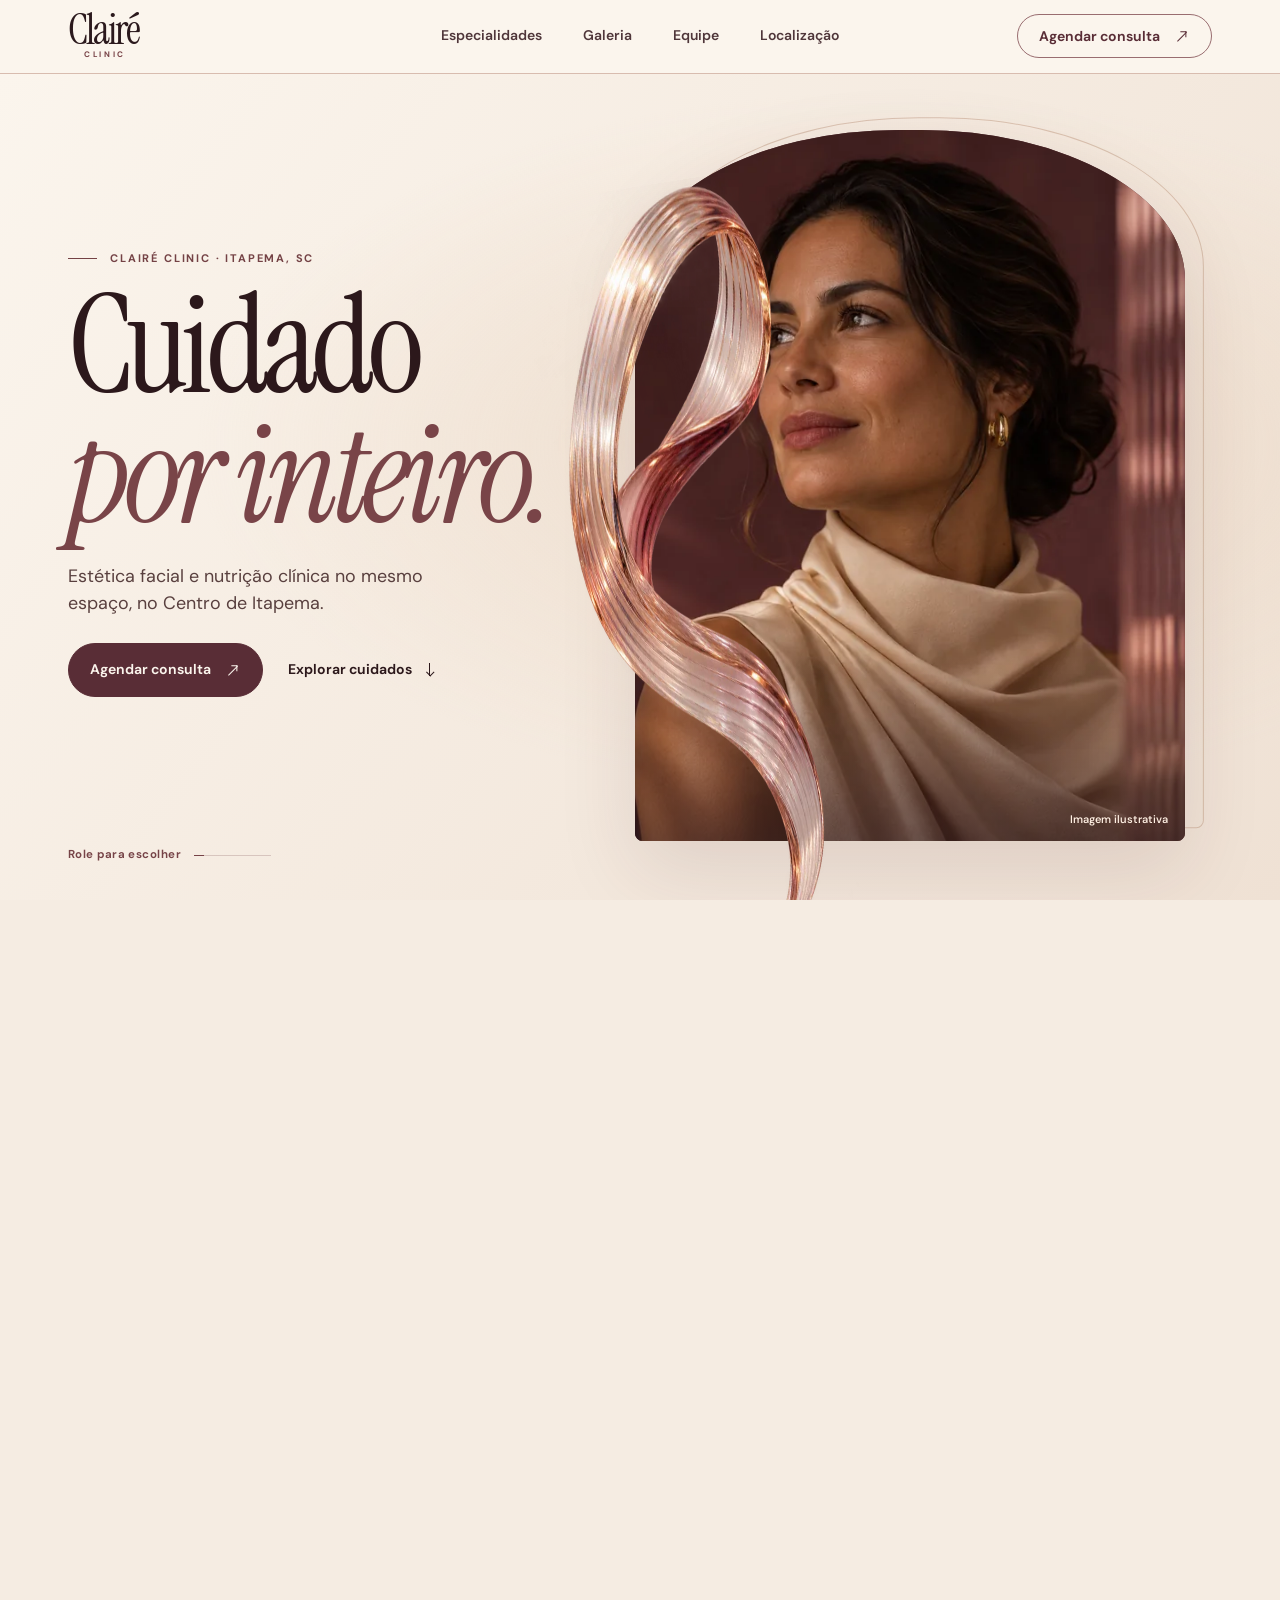
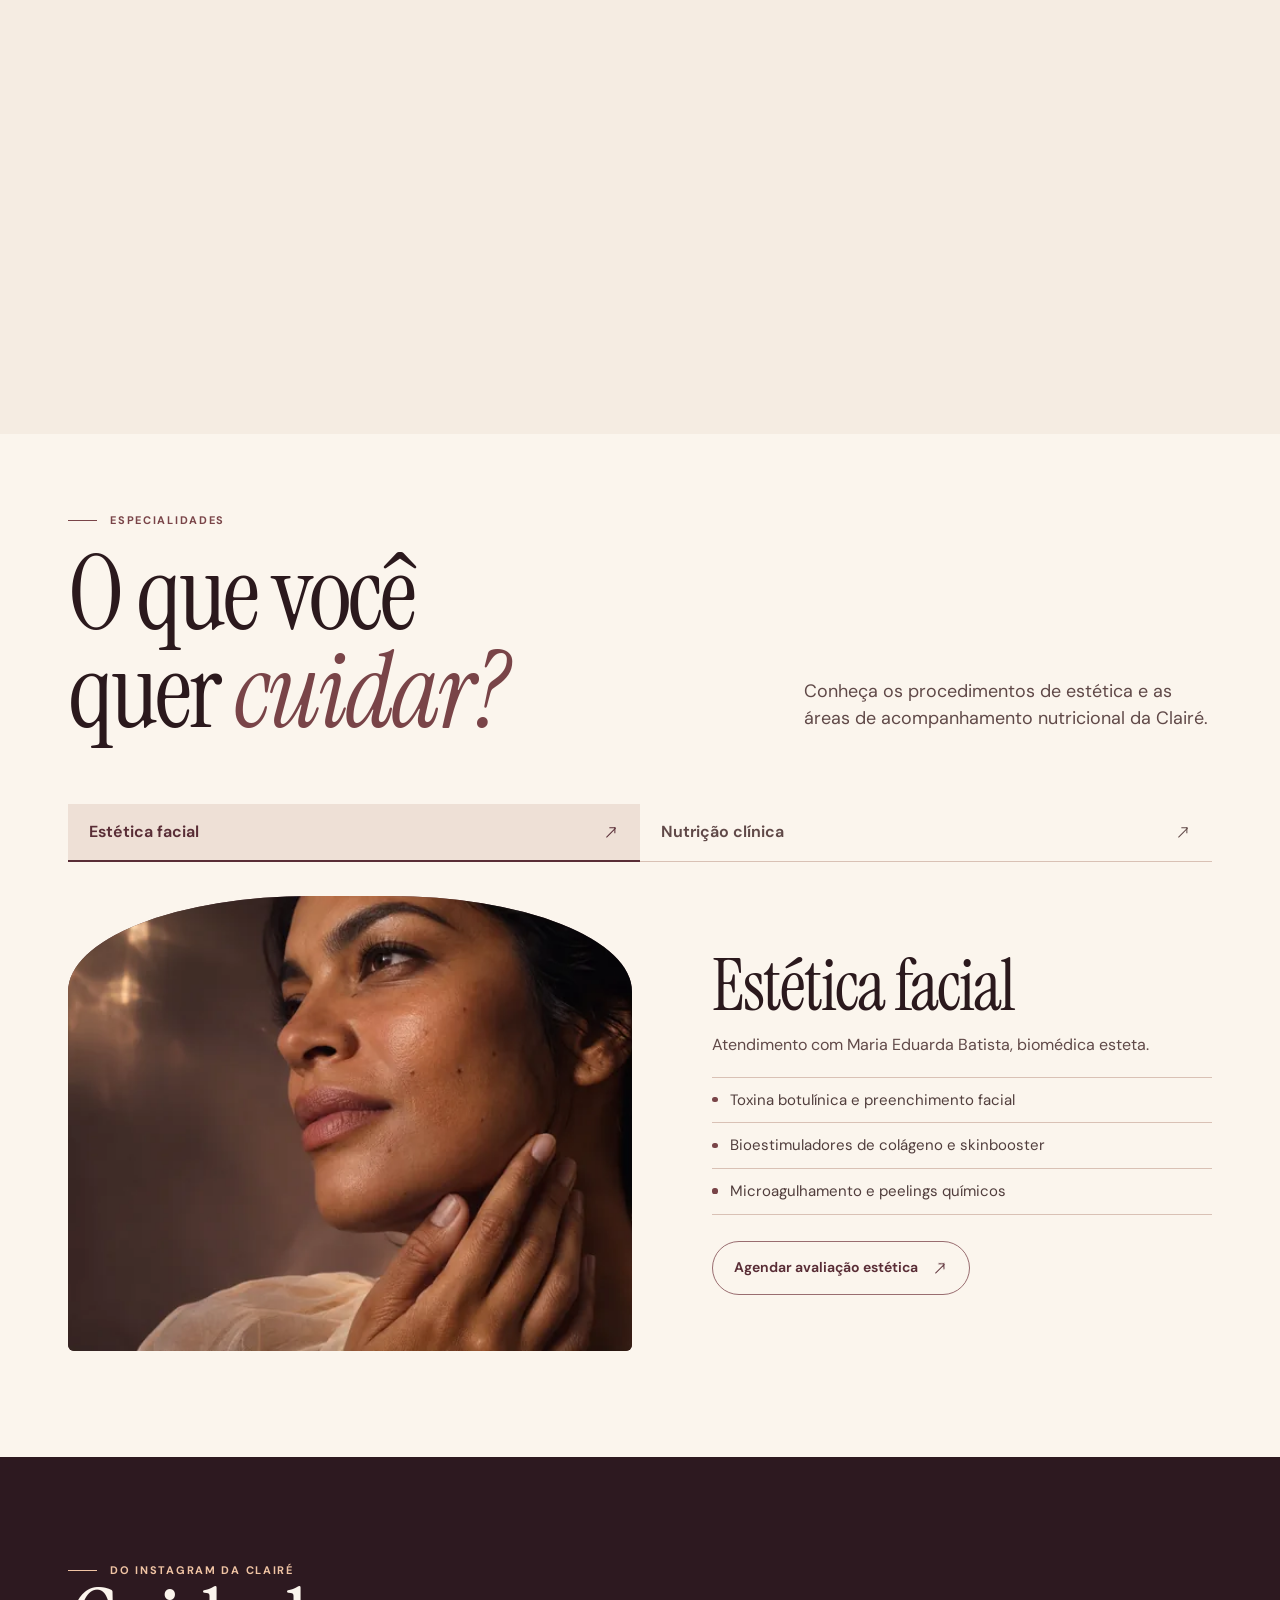
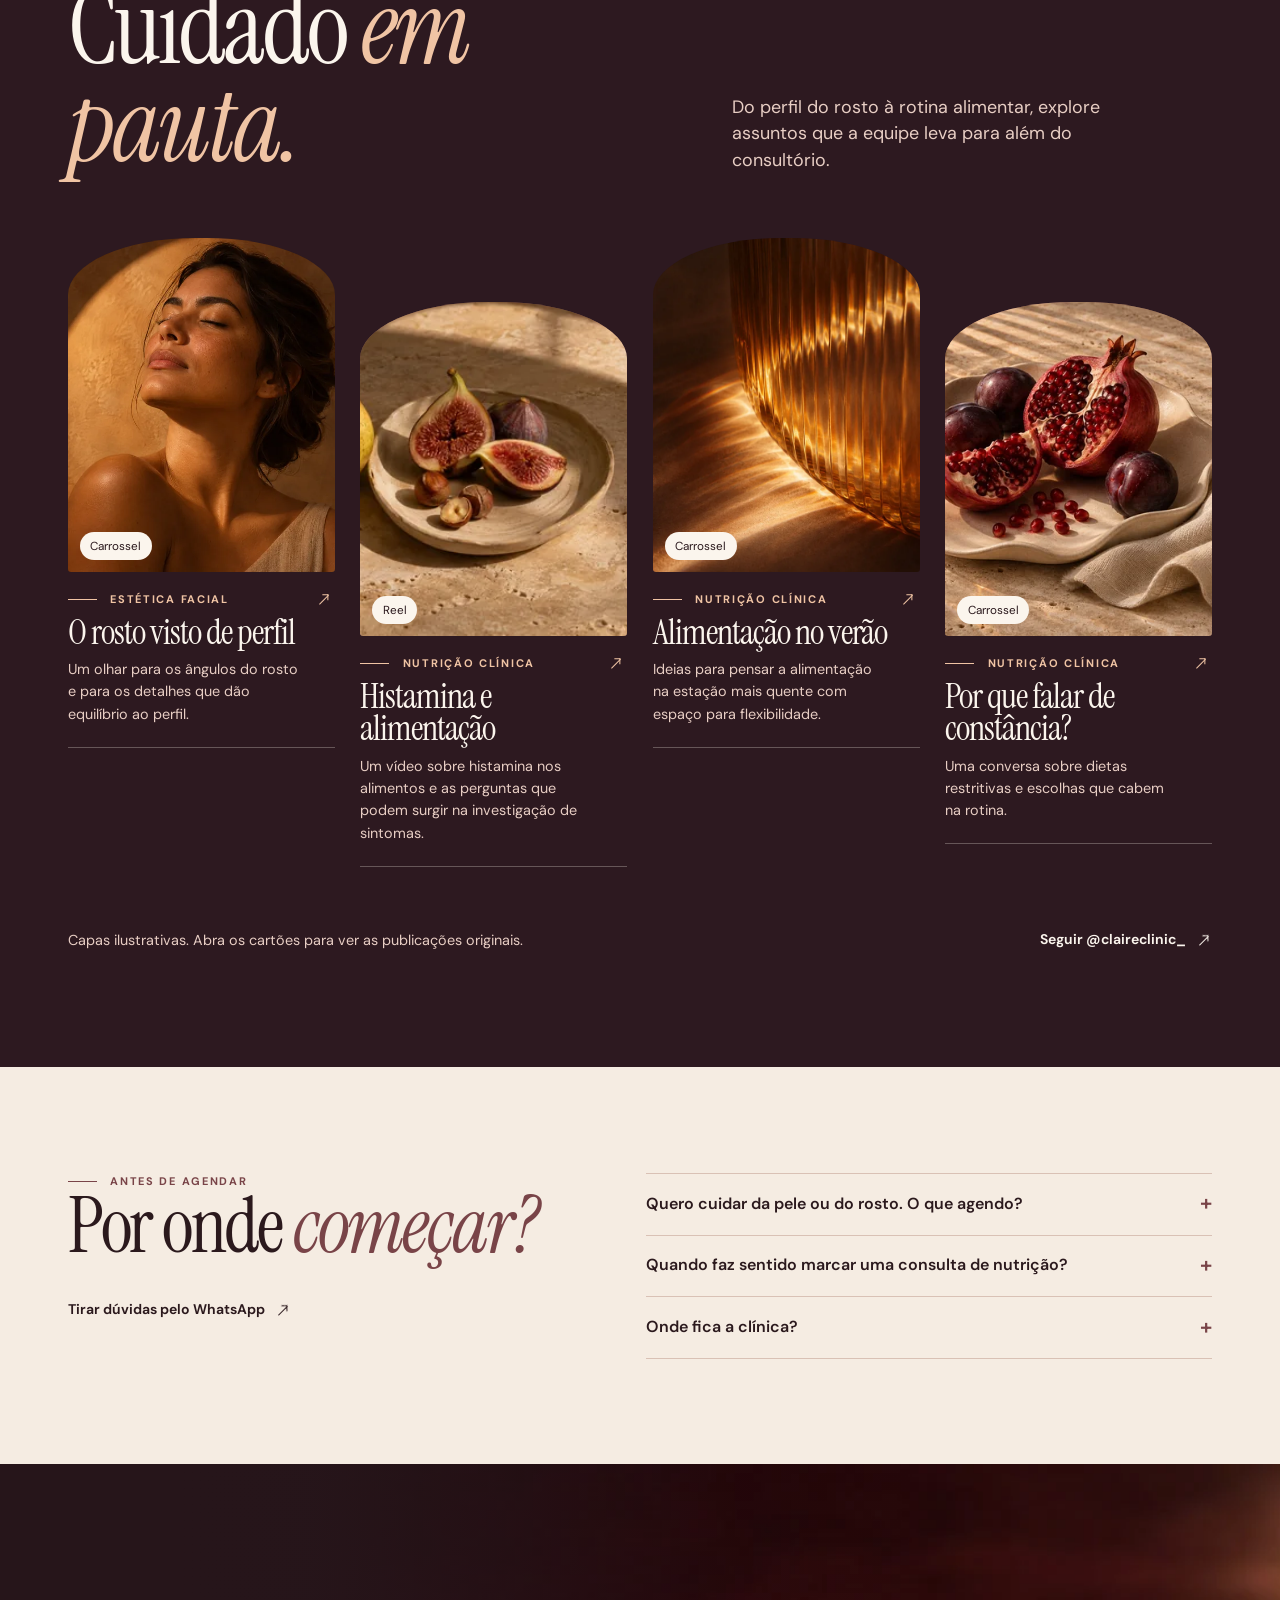
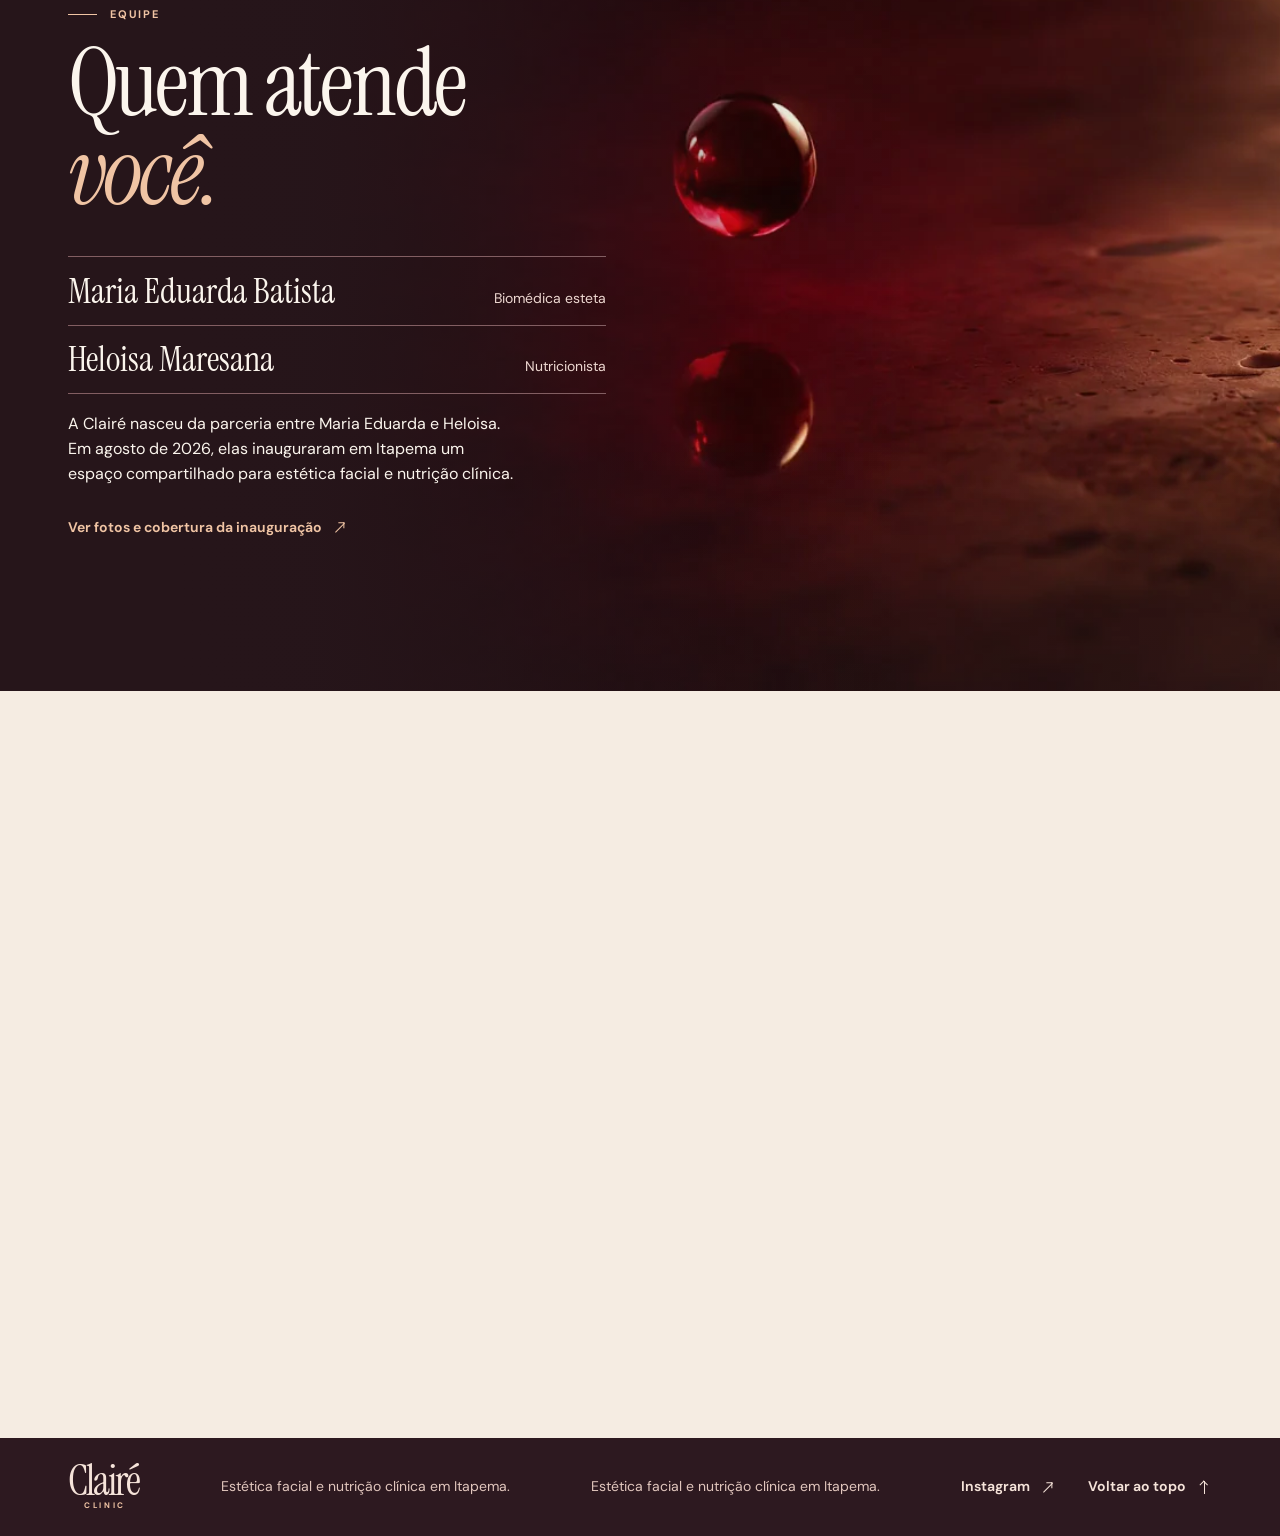
<file: index.html>
<!doctype html>
<html lang="pt-BR">
  <head>
    <meta charset="utf-8">
    <meta name="viewport" content="width=device-width, initial-scale=1">
    <title>Clairé Clinic | Estética facial e nutrição em Itapema</title>
    <meta name="description" content="Estética facial e nutrição clínica no mesmo espaço, no Centro de Itapema. Conheça a Clairé Clinic e agende pelo WhatsApp.">
    <meta name="theme-color" content="#f5ede4">
    <meta name="robots" content="noindex, nofollow">
    <meta property="og:type" content="website">
    <meta property="og:locale" content="pt_BR">
    <meta property="og:site_name" content="Clairé Clinic">
    <meta property="og:title" content="Clairé Clinic | Cuidado por inteiro">
    <meta property="og:description" content="Estética facial e nutrição clínica no Centro de Itapema, SC.">
    <meta property="og:image" content="./assets/images/claire-social.jpg">
    <meta property="og:image:width" content="1200">
    <meta property="og:image:height" content="630">
    <meta property="og:image:alt" content="Retrato editorial em tons de vinho e marfim, imagem ilustrativa da Clairé Clinic">
    <meta name="twitter:card" content="summary_large_image">
    <link rel="icon" href="./favicon.png" type="image/png">
    <link rel="preload" href="./assets/fonts/instrument-serif.woff2" as="font" type="font/woff2" crossorigin>
    <link rel="preload" href="./assets/fonts/instrument-serif-italic.woff2" as="font" type="font/woff2" crossorigin>
    <link rel="stylesheet" href="./styles.css">
    <link rel="stylesheet" href="./cinema.css">
    <link rel="stylesheet" href="./journal.css">
    <script type="module" src="./script.js"></script>
    <script type="application/ld+json">
      {
        "@context": "https://schema.org",
        "@type": "LocalBusiness",
        "name": "Clairé Clinic",
        "description": "Estética facial e nutrição clínica em Itapema, Santa Catarina.",
        "telephone": "+55 47 93388-3550",
        "address": {
          "@type": "PostalAddress",
          "streetAddress": "Rua 129 B, 40, sala 04, Centro",
          "addressLocality": "Itapema",
          "addressRegion": "SC",
          "postalCode": "88220-000",
          "addressCountry": "BR"
        },
        "hasMap": "https://www.google.com/maps?cid=6485347199191320913",
        "sameAs": ["https://www.instagram.com/claireclinic_/"]
      }
    </script>
  </head>
  <body id="topo">
    <a class="skip-link" href="#conteudo">Pular para o conteúdo</a>

    <header class="site-header">
      <div class="header-inner page-width">
        <a class="wordmark" href="#topo" aria-label="Clairé Clinic, início">
          <span class="wordmark-name">Clairé</span>
          <span class="wordmark-clinic">Clinic</span>
        </a>

        <nav class="desktop-nav" aria-label="Navegação principal">
          <a href="#especialidades">Especialidades</a>
          <a href="#galeria">Galeria</a>
          <a href="#equipe">Equipe</a>
          <a href="#localizacao">Localização</a>
        </nav>

        <a class="button button-outline header-booking" href="https://wa.me/5547933883550" target="_blank" rel="noopener noreferrer">
          Agendar consulta <span class="arrow arrow-out" aria-hidden="true"></span>
        </a>

        <details class="mobile-menu">
          <summary>
            Menu <span class="menu-icon" aria-hidden="true"></span>
          </summary>
            <nav aria-label="Navegação principal" data-lenis-prevent>
            <a href="#especialidades">Especialidades <span class="arrow arrow-down" aria-hidden="true"></span></a>
            <a href="#galeria">Galeria <span class="arrow arrow-down" aria-hidden="true"></span></a>
            <a href="#equipe">Equipe <span class="arrow arrow-down" aria-hidden="true"></span></a>
            <a href="#localizacao">Localização <span class="arrow arrow-down" aria-hidden="true"></span></a>
            <a class="button" href="https://wa.me/5547933883550" target="_blank" rel="noopener noreferrer">
              Agendar consulta <span class="arrow arrow-out" aria-hidden="true"></span>
            </a>
          </nav>
        </details>
      </div>
    </header>

    <main id="conteudo" tabindex="-1">
      <section class="hero" aria-labelledby="hero-title" data-film>
        <div class="film-stage">
          <div class="scene-ink" aria-hidden="true"></div>
          <div class="scene-outline" aria-hidden="true"></div>

          <figure class="scene-portrait">
            <img src="./assets/images/campanha-1000.webp"
              srcset="./assets/images/campanha-640.webp 640w, ./assets/images/campanha-1000.webp 1000w"
              sizes="(max-width: 47rem) 92vw, 43vw"
              width="1000" height="1250" alt="" fetchpriority="high">
            <figcaption>Imagem ilustrativa</figcaption>
          </figure>

          <div class="scene-movie" aria-hidden="true">
            <video muted playsinline preload="none" disablepictureinpicture disableremoteplayback
              data-desktop="./assets/video/atraves-do-vidro.mp4"
              data-mobile="./assets/video/atraves-do-vidro-vertical.mp4"></video>
          </div>

          <div class="scene-glass" aria-hidden="true">
            <img src="./assets/images/vidro-540.webp" width="540" height="810" alt="" decoding="async">
          </div>

          <div class="hero-copy page-width">
            <p class="eyebrow">Clairé Clinic · Itapema, SC</p>
            <h1 class="display hero-title" id="hero-title">
              <span class="film-title-mask"><span>Cuidado</span></span>
              <span class="film-title-mask"><em>por inteiro.</em></span>
            </h1>
            <p class="intro">Estética facial e nutrição clínica no mesmo espaço, no Centro de Itapema.</p>
            <div class="hero-actions">
              <a class="button" href="https://wa.me/5547933883550" target="_blank" rel="noopener noreferrer">
                Agendar consulta <span class="arrow arrow-out" aria-hidden="true"></span>
              </a>
              <a class="text-link" href="#especialidades" data-scene-jump>
                Explorar cuidados <span class="arrow arrow-down" aria-hidden="true"></span>
              </a>
            </div>
          </div>
          <div class="scene-choices page-width" inert>
            <h2 class="display scene-choice-title" tabindex="-1">Por onde começar?</h2>
            <div class="scene-cards">
              <a class="scene-card scene-card--skin" href="#estetica-facial" data-care-link="estetica-facial">
                <img src="./assets/images/pele-620.webp"
                  srcset="./assets/images/pele-620.webp 620w, ./assets/images/pele-1150.webp 1150w"
                  sizes="(max-width: 47rem) 90vw, 43vw" width="620" height="413" alt="" loading="lazy" decoding="async">
                <span class="scene-card-content">
                  <span class="display scene-card-title">Estética facial</span>
                  <span class="scene-card-detail">Toxina botulínica, bioestimuladores e cuidados com a pele.</span>
                  <span class="scene-card-arrow" aria-hidden="true"><span class="arrow arrow-out"></span></span>
                </span>
              </a>
              <a class="scene-card scene-card--food" href="#nutricao-clinica" data-care-link="nutricao-clinica">
                <img src="./assets/images/mesa-620.webp"
                  srcset="./assets/images/mesa-620.webp 620w, ./assets/images/mesa-1150.webp 1150w"
                  sizes="(max-width: 47rem) 90vw, 43vw" width="620" height="413" alt="" loading="lazy" decoding="async">
                <span class="scene-card-content">
                  <span class="display scene-card-title">Nutrição clínica</span>
                  <span class="scene-card-detail">Saúde intestinal, gestação e acompanhamento da rotina alimentar.</span>
                  <span class="scene-card-arrow" aria-hidden="true"><span class="arrow arrow-out"></span></span>
                </span>
              </a>
            </div>
          </div>

          <div class="film-rail page-width" aria-hidden="true">
            <span class="film-rail-label">Role para escolher</span>
            <span class="film-meter"><span></span></span>
          </div>
          <div class="scene-landing" aria-hidden="true"></div>
        </div>
      </section>

      <section class="specialties section-space" id="especialidades" aria-labelledby="specialties-title" tabindex="-1">
        <div class="page-width">
          <div class="care-heading" data-reveal>
            <div>
              <p class="eyebrow">Especialidades</p>
              <h2 class="display section-title" id="specialties-title">O que você<br> quer <em>cuidar?</em></h2>
            </div>
            <p class="intro">Conheça os procedimentos de estética e as áreas de acompanhamento nutricional da Clairé.</p>
          </div>

          <div class="care-tabs" role="tablist" aria-label="Especialidades da Clairé" hidden>
            <button type="button" id="tab-estetica" data-care-tab="estetica-facial" role="tab" aria-controls="estetica-facial" aria-selected="true">
              Estética facial <span class="arrow arrow-out" aria-hidden="true"></span>
            </button>
            <button type="button" id="tab-nutricao" data-care-tab="nutricao-clinica" role="tab" aria-controls="nutricao-clinica" aria-selected="false" tabindex="-1">
              Nutrição clínica <span class="arrow arrow-out" aria-hidden="true"></span>
            </button>
          </div>

          <div class="care-panels">
            <article class="care-panel" id="estetica-facial" tabindex="-1">
              <div class="care-media care-media--skin">
                <img src="./assets/images/pele-1150.webp"
                  srcset="./assets/images/pele-620.webp 620w, ./assets/images/pele-1150.webp 1150w"
                  sizes="(max-width: 47rem) 90vw, 43vw" width="1150" height="767" alt="" loading="lazy" decoding="async">
              </div>
              <div class="care-copy">
                <h3 class="display care-title">Estética facial</h3>
                <p>Atendimento com Maria Eduarda Batista, biomédica esteta.</p>
                <ul class="care-list" role="list">
                  <li>Toxina botulínica e preenchimento facial</li>
                  <li>Bioestimuladores de colágeno e skinbooster</li>
                  <li>Microagulhamento e peelings químicos</li>
                </ul>
                <a class="button button-outline" href="https://wa.me/5547933883550?text=Ol%C3%A1!%20Gostaria%20de%20saber%20mais%20sobre%20est%C3%A9tica%20facial%20na%20Clair%C3%A9%20Clinic." target="_blank" rel="noopener noreferrer">
                  Agendar avaliação estética <span class="arrow arrow-out" aria-hidden="true"></span>
                </a>
              </div>
            </article>

            <article class="care-panel" id="nutricao-clinica" tabindex="-1">
              <div class="care-media care-media--food">
                <img src="./assets/images/mesa-1150.webp"
                  srcset="./assets/images/mesa-620.webp 620w, ./assets/images/mesa-1150.webp 1150w"
                  sizes="(max-width: 47rem) 90vw, 43vw" width="1150" height="767" alt="" loading="lazy" decoding="async">
              </div>
              <div class="care-copy">
                <h3 class="display care-title">Nutrição clínica</h3>
                <p>Acompanhamento com Heloisa Maresana, nutricionista.</p>
                <ul class="care-list" role="list">
                  <li>Emagrecimento e saúde intestinal</li>
                  <li>Alergias e intolerâncias alimentares</li>
                  <li>Gestação e nutrição materna</li>
                  <li>Endometriose, síndrome dos ovários policísticos, lipedema e menopausa</li>
                  <li>Acompanhamento nutricional em diabetes e esteatose hepática</li>
                </ul>
                <a class="button button-outline" href="https://wa.me/5547933883550?text=Ol%C3%A1!%20Gostaria%20de%20saber%20mais%20sobre%20nutri%C3%A7%C3%A3o%20cl%C3%ADnica%20na%20Clair%C3%A9%20Clinic." target="_blank" rel="noopener noreferrer">
                  Agendar consulta de nutrição <span class="arrow arrow-out" aria-hidden="true"></span>
                </a>
              </div>
            </article>
          </div>
        </div>
      </section>

      <section class="journal section-space" id="galeria" aria-labelledby="journal-title" tabindex="-1">
        <div class="page-width">
          <header class="journal-heading">
            <div>
              <p class="eyebrow">Do Instagram da Clairé</p>
              <h2 class="display section-title" id="journal-title">Cuidado <em>em pauta.</em></h2>
            </div>
            <p class="intro">Do perfil do rosto à rotina alimentar, explore assuntos que a equipe leva para além do consultório.</p>
          </header>

          <div class="journal-grid" data-journal>
            <article class="journal-card">
              <a class="journal-link" href="https://www.instagram.com/p/DfpfLznIGxK/" target="_blank" rel="noopener noreferrer">
                <div class="journal-image">
                  <img src="./assets/images/retrato-640.webp" width="640" height="640" alt="" loading="lazy" decoding="async">
                  <span class="journal-format">Carrossel</span>
                </div>
                <div class="journal-caption">
                  <p class="eyebrow">Estética facial</p>
                  <h3 class="display">O rosto visto de perfil</h3>
                  <p>Um olhar para os ângulos do rosto e para os detalhes que dão equilíbrio ao perfil.</p>
                  <span class="journal-open" aria-hidden="true"><span class="arrow arrow-out"></span></span>
                </div>
              </a>
            </article>
            <article class="journal-card">
              <a class="journal-link" href="https://www.instagram.com/reel/DfZ-2QnP0O_/" target="_blank" rel="noopener noreferrer">
                <div class="journal-image journal-image--fruit">
                  <img src="./assets/images/nutricao-640.webp" width="640" height="298" alt="" loading="lazy" decoding="async">
                  <span class="journal-format">Reel</span>
                </div>
                <div class="journal-caption">
                  <p class="eyebrow">Nutrição clínica</p>
                  <h3 class="display">Histamina e alimentação</h3>
                  <p>Um vídeo sobre histamina nos alimentos e as perguntas que podem surgir na investigação de sintomas.</p>
                  <span class="journal-open" aria-hidden="true"><span class="arrow arrow-out"></span></span>
                </div>
              </a>
            </article>
            <article class="journal-card">
              <a class="journal-link" href="https://www.instagram.com/p/DfNpeekoCFq/" target="_blank" rel="noopener noreferrer">
                <div class="journal-image journal-image--light">
                  <img src="./assets/images/luz-ambar-640.webp" width="640" height="960" alt="" loading="lazy" decoding="async">
                  <span class="journal-format">Carrossel</span>
                </div>
                <div class="journal-caption">
                  <p class="eyebrow">Nutrição clínica</p>
                  <h3 class="display">Alimentação no verão</h3>
                  <p>Ideias para pensar a alimentação na estação mais quente com espaço para flexibilidade.</p>
                  <span class="journal-open" aria-hidden="true"><span class="arrow arrow-out"></span></span>
                </div>
              </a>
            </article>
            <article class="journal-card">
              <a class="journal-link" href="https://www.instagram.com/p/DecuVnXmXUt/" target="_blank" rel="noopener noreferrer">
                <div class="journal-image journal-image--table">
                  <img src="./assets/images/mesa-620.webp" width="620" height="413" alt="" loading="lazy" decoding="async">
                  <span class="journal-format">Carrossel</span>
                </div>
                <div class="journal-caption">
                  <p class="eyebrow">Nutrição clínica</p>
                  <h3 class="display">Por que falar de constância?</h3>
                  <p>Uma conversa sobre dietas restritivas e escolhas que cabem na rotina.</p>
                  <span class="journal-open" aria-hidden="true"><span class="arrow arrow-out"></span></span>
                </div>
              </a>
            </article>
          </div>

          <div class="journal-footer">
            <p>Capas ilustrativas. Abra os cartões para ver as publicações originais.</p>
            <a class="text-link" href="https://www.instagram.com/claireclinic_/" target="_blank" rel="noopener noreferrer">
              Seguir @claireclinic_ <span class="arrow arrow-out" aria-hidden="true"></span>
            </a>
          </div>
        </div>
      </section>

      <section class="first-visit section-space" aria-labelledby="first-visit-title">
        <div class="page-width first-visit-inner">
          <header>
            <p class="eyebrow">Antes de agendar</p>
            <h2 class="display section-title" id="first-visit-title">Por onde <em>começar?</em></h2>
            <a class="text-link" href="https://wa.me/5547933883550" target="_blank" rel="noopener noreferrer">
              Tirar dúvidas pelo WhatsApp <span class="arrow arrow-out" aria-hidden="true"></span>
            </a>
          </header>
          <div class="visit-questions">
            <details>
              <summary>Quero cuidar da pele ou do rosto. O que agendo?</summary>
              <p>Comece pela avaliação estética com Maria Eduarda Batista. Leve suas dúvidas sobre a pele, as proporções do rosto ou os procedimentos que tem interesse em conhecer.</p>
              <a class="text-link" href="#estetica-facial" data-care-link="estetica-facial">Ver estética facial <span class="arrow arrow-out" aria-hidden="true"></span></a>
            </details>
            <details>
              <summary>Quando faz sentido marcar uma consulta de nutrição?</summary>
              <p>A Clairé oferece acompanhamento para quem quer conversar sobre a rotina alimentar, saúde intestinal, gestação e outras demandas de saúde. A consulta é com Heloisa Maresana.</p>
              <a class="text-link" href="#nutricao-clinica" data-care-link="nutricao-clinica">Ver nutrição clínica <span class="arrow arrow-out" aria-hidden="true"></span></a>
            </details>
            <details>
              <summary>Onde fica a clínica?</summary>
              <p>As duas especialidades atendem no mesmo endereço, na Rua 129 B, 40, sala 04, no Centro de Itapema.</p>
              <a class="text-link" href="#localizacao">Ver endereço e contato <span class="arrow arrow-out" aria-hidden="true"></span></a>
            </details>
          </div>
        </div>
      </section>

      <dialog class="journal-dialog" aria-labelledby="journal-dialog-title" data-journal-dialog>
        <div class="journal-dialog-inner" data-lenis-prevent>
          <header>
            <h2 class="display" id="journal-dialog-title"></h2>
            <form method="dialog"><button class="button button-outline" autofocus>Fechar</button></form>
          </header>
          <a class="text-link" data-journal-source target="_blank" rel="noopener noreferrer">
            Abrir no Instagram <span class="arrow arrow-out" aria-hidden="true"></span>
          </a>
          <div class="journal-embed" data-journal-embed></div>
        </div>
      </dialog>

      <div class="contact-story" id="passagem-da-gota">
        <div class="contact-stage">
          <div class="contact-film" data-contact-film hidden aria-hidden="true">
            <div class="contact-film-camera">
              <img class="contact-film-opening" data-src="./assets/video/uma-gota-de-luz-abertura.webp"
                data-mobile="./assets/video/uma-gota-de-luz-vertical-abertura.webp" alt="" loading="lazy" decoding="async">
              <img class="contact-film-impact" data-src="./assets/video/uma-gota-de-luz-impacto.webp"
                data-mobile="./assets/video/uma-gota-de-luz-vertical-impacto.webp" alt="" loading="lazy" decoding="async">
              <img class="contact-film-ending" data-src="./assets/video/uma-gota-de-luz-chegada.webp"
                data-mobile="./assets/video/uma-gota-de-luz-vertical-chegada.webp" alt="" loading="lazy" decoding="async">
              <video muted playsinline preload="none" disablepictureinpicture disableremoteplayback
                data-src="./assets/video/uma-gota-de-luz.mp4"
                data-mobile="./assets/video/uma-gota-de-luz-vertical.mp4"></video>
            </div>
          </div>

          <section class="team section-space" id="equipe" aria-labelledby="team-title" tabindex="-1">
            <div class="team-inner page-width">
              <div class="team-media" aria-hidden="true">
                <img src="./assets/images/prisma-1024.webp"
                  srcset="./assets/images/prisma-640.webp 640w, ./assets/images/prisma-1024.webp 1024w"
                  sizes="(max-width: 47rem) 90vw, 40vw" width="1024" height="1280" alt="" loading="lazy" decoding="async">
              </div>
              <div class="team-copy">
                <p class="eyebrow">Equipe</p>
                <h2 class="display section-title" id="team-title" data-reveal>Quem atende <em>você.</em></h2>
                <dl class="team-list">
                  <div data-reveal>
                    <dt>Maria Eduarda Batista</dt>
                    <dd>Biomédica esteta</dd>
                  </div>
                  <div data-reveal>
                    <dt>Heloisa Maresana</dt>
                    <dd>Nutricionista</dd>
                  </div>
                </dl>
                <p class="team-story">A Clairé nasceu da parceria entre Maria Eduarda e Heloisa. Em agosto de 2026, elas inauguraram em Itapema um espaço compartilhado para estética facial e nutrição clínica.</p>
                <a class="text-link" href="https://www.vipsocial.com.br/noticia/claire-clinic-inaugura-em-itapema-com-proposta-integrada-de-estetica-facial-e-nutricao-saiba-detalhes/59066" target="_blank" rel="noopener noreferrer">
                  Ver fotos e cobertura da inauguração <span class="arrow arrow-out" aria-hidden="true"></span>
                </a>
              </div>
            </div>
          </section>

          <section class="visit section-space" id="localizacao" aria-labelledby="visit-title" tabindex="-1">
            <div class="visit-inner page-width">
              <div class="visit-copy" data-reveal>
                <p class="eyebrow">Centro de Itapema</p>
                <h2 class="display section-title" id="visit-title">Vamos <em>conversar?</em></h2>
                <p class="intro">Fale com a equipe da Clairé para saber mais sobre o atendimento e combinar um horário.</p>
                <a class="button" href="https://wa.me/5547933883550" target="_blank" rel="noopener noreferrer">
                  Agendar pelo WhatsApp <span class="arrow arrow-out" aria-hidden="true"></span>
                </a>
              </div>

              <div class="visit-address" data-reveal>
                <h3 class="display care-title">Clairé Clinic</h3>
                <div class="visit-row">
                  <span class="visit-label">Endereço</span>
                  <address>Rua 129 B, 40, sala 04<br>Centro, Itapema · SC</address>
                </div>
                <div class="visit-row">
                  <span class="visit-label">Telefone</span>
                  <a class="phone-link" href="tel:+5547933883550">(47) 93388-3550</a>
                </div>
                <a class="text-link" href="https://www.google.com/maps?cid=6485347199191320913" target="_blank" rel="noopener noreferrer">
                  Abrir no Google Maps <span class="arrow arrow-out" aria-hidden="true"></span>
                </a>
              </div>
            </div>
          </section>
        </div>
      </div>
    </main>

    <footer class="site-footer">
      <div class="footer-inner page-width">
        <a class="wordmark" href="#topo" aria-label="Clairé Clinic, voltar ao início">
          <span class="wordmark-name">Clairé</span>
          <span class="wordmark-clinic">Clinic</span>
        </a>
        <p>Estética facial e nutrição clínica em Itapema.</p>
        <p>Estética facial e nutrição clínica em Itapema.</p>
        <nav aria-label="Rodapé">
          <a class="text-link" href="https://www.instagram.com/claireclinic_/" target="_blank" rel="noopener noreferrer">
            Instagram <span class="arrow arrow-out" aria-hidden="true"></span>
          </a>
          <a class="text-link" href="#topo">
            Voltar ao topo <span class="arrow arrow-up" aria-hidden="true"></span>
          </a>
        </nav>
      </div>
    </footer>
  </body>
</html>
</file>
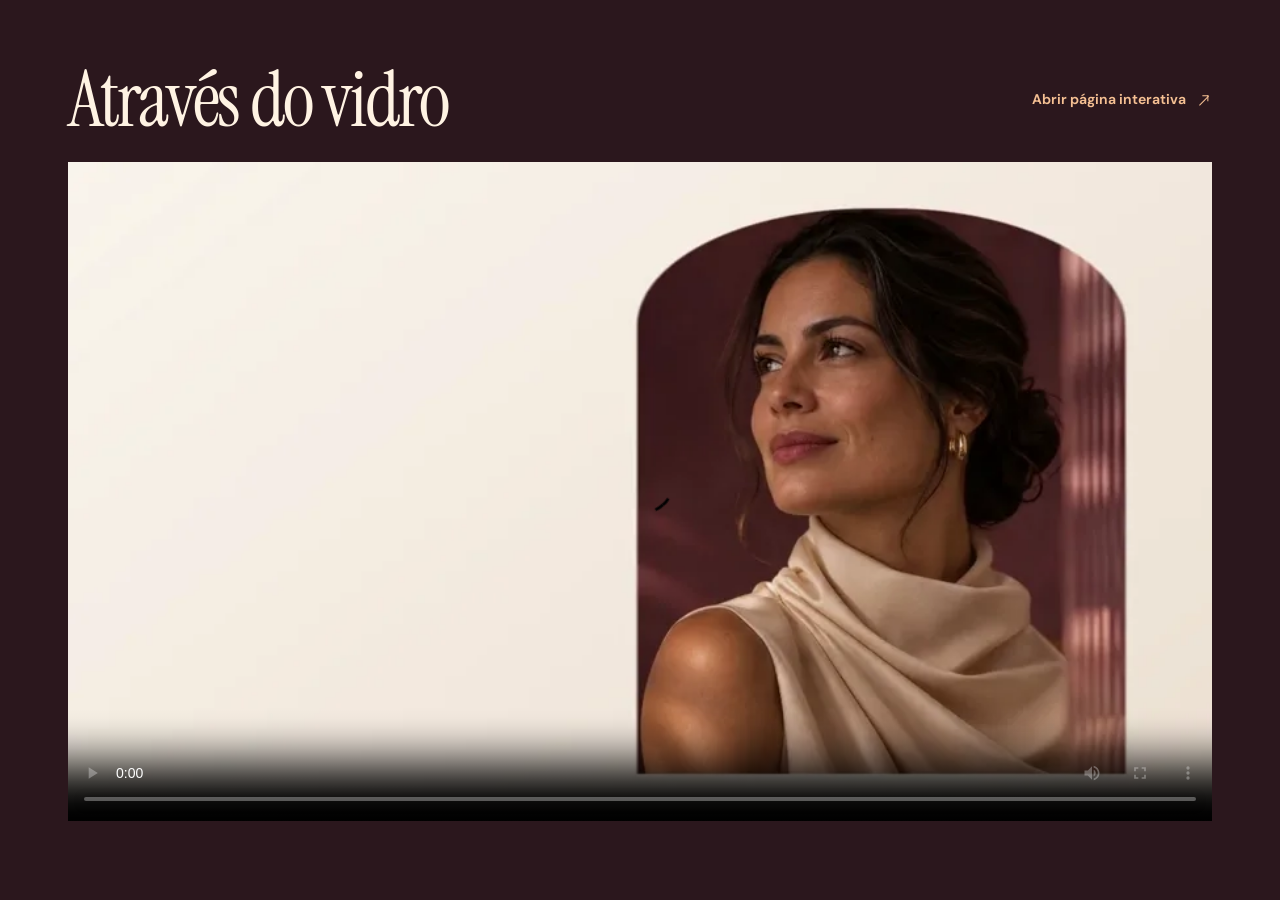
<file: cena.html>
<!doctype html>
<html lang="pt-BR">
  <head>
    <meta charset="utf-8">
    <meta name="viewport" content="width=device-width, initial-scale=1">
    <meta name="robots" content="noindex, nofollow">
    <title>Através do vidro | Clairé Clinic</title>
    <link rel="icon" href="./favicon.png" type="image/png">
    <link rel="stylesheet" href="./styles.css">
    <style>
      body { background: #2b171d; color: #fff3e3; }
      main { padding-block: clamp(2rem, 5vw, 4rem); }
      header { display: flex; flex-wrap: wrap; align-items: center; justify-content: space-between; gap: 1rem; margin-block-end: 1.6rem; }
      h1 { font-size: clamp(2.7rem, 6vw, 5.3rem); }
      header a { color: #f5c093; }
      video { display: block; inline-size: 100%; block-size: auto; max-block-size: 75svh; background: #211017; object-fit: contain; }
      :focus-visible { outline-color: #f5c093; }
    </style>
  </head>
  <body>
    <main class="page-width">
      <header>
        <h1 class="display">Através do vidro</h1>
        <a class="text-link" href="./">
          Abrir página interativa <span class="arrow arrow-out" aria-hidden="true"></span>
        </a>
      </header>
      <video controls playsinline preload="metadata" width="1280" height="736"
        poster="./assets/video/atraves-do-vidro.webp" aria-label="Filme ilustrativo da Clairé Clinic com retratos, vidro canelado e uma romã">
        <source src="./assets/video/atraves-do-vidro.mp4" type="video/mp4">
        <a href="./assets/video/atraves-do-vidro.mp4" download>Baixar o filme</a>
      </video>
    </main>
  </body>
</html>
</file>
<file: styles.css>
﻿@font-face {
  font-family: "DM Sans";
  src: url("./assets/fonts/dm-sans.woff2") format("woff2");
  font-style: normal;
  font-weight: 400 700;
  font-display: swap;
}

@font-face {
  font-family: "Instrument Serif";
  src: url("./assets/fonts/instrument-serif.woff2") format("woff2");
  font-style: normal;
  font-weight: 400;
  font-display: swap;
}

@font-face {
  font-family: "Instrument Serif";
  src: url("./assets/fonts/instrument-serif-italic.woff2") format("woff2");
  font-style: italic;
  font-weight: 400;
  font-display: swap;
}

:root {
  color-scheme: light;
  --ivory: #fbf5ed;
  --paper: #f5ece2;
  --wash: #ecdbcb;
  --ink: #2b191d;
  --muted: #604948;
  --wine: #592d36;
  --rose: #794448;
  --night: #2d1920;
  --gold: #f0c4a4;
  --line: #d9c1b5;
  --gutter: clamp(1.25rem, 5.3vw, 6.25rem);
  --max-width: 85rem;
  --header-height: 4.6rem;
  --section-space: clamp(4.35rem, 8.25vw, 8.5rem);
  --sans: "DM Sans", Arial, sans-serif;
  --serif: "Instrument Serif", "Times New Roman", serif;
  scroll-padding-block-start: var(--header-height);
}

*, *::before, *::after { box-sizing: border-box; }

body {
  margin: 0;
  background: var(--ivory);
  color: var(--ink);
  font: 400 1rem / 1.55 var(--sans);
}

::selection { color: var(--ink); background: #e9c5b5; }
h1, h2, h3, p, figure, dl, dd { margin: 0; }
a { color: inherit; }
a, button, summary { -webkit-tap-highlight-color: #8850502e; }
button { font: inherit; }
img { display: block; max-inline-size: 100%; }
[hidden] { display: none !important; }
:focus-visible { outline: 2px solid var(--rose); outline-offset: 4px; }
[tabindex="-1"]:focus { outline: none; }

.page-width {
  inline-size: min(calc(100% - 2 * var(--gutter)), var(--max-width));
  margin-inline: auto;
}

.section-space { padding-block: var(--section-space); }

.display {
  font-family: var(--serif);
  font-weight: 400;
  letter-spacing: -.029em;
  line-height: .94;
}

.display em { color: var(--rose); font-weight: inherit; }

.section-title { font-size: clamp(4rem, 8.1vw, 8.6rem); }

.intro {
  max-inline-size: 34ch;
  color: var(--muted);
  font-size: clamp(1rem, 1.4vw, 1.16rem);
  line-height: 1.5;
}

.eyebrow {
  display: flex;
  align-items: center;
  gap: .85rem;
  color: var(--rose);
  font-size: .6875rem;
  font-weight: 700;
  letter-spacing: .155em;
  text-transform: uppercase;
}

.eyebrow::before {
  flex: 0 0 1.8rem;
  border-block-start: 1px solid currentColor;
  content: "";
}

.arrow {
  --angle: 0deg;
  position: relative;
  display: inline-block;
  flex: 0 0 auto;
  inline-size: 1em;
  block-size: 1em;
  font-size: 1rem;
  transform: rotate(var(--angle));
}

.arrow::before, .arrow::after { position: absolute; content: ""; }

.arrow::before {
  inset: calc(50% - .5px) .11em auto .06em;
  border-block-start: 1px solid currentColor;
}

.arrow::after {
  inset-block-start: 50%;
  inset-inline-end: .16em;
  inline-size: .4em;
  block-size: .4em;
  border-block-start: 1px solid currentColor;
  border-inline-end: 1px solid currentColor;
  transform: translateY(-50%) rotate(45deg);
}

.arrow-out { --angle: -45deg; }
.arrow-down { --angle: 90deg; }
.arrow-up { --angle: -90deg; }

.button, .text-link {
  display: inline-flex;
  align-items: center;
  justify-content: center;
  gap: .64rem;
  inline-size: fit-content;
  min-block-size: 2.75rem;
  font-size: .875rem;
  font-weight: 650;
  line-height: 1.25;
  text-decoration: none;
}

.button {
  gap: .88rem;
  min-block-size: 3.35rem;
  padding: .75rem 1.3rem;
  border: 1px solid var(--wine);
  border-radius: 100vw;
  background: var(--wine);
  color: var(--ivory);
}

.button-outline {
  border-color: #996d70;
  background: transparent;
  color: var(--wine);
}

.button:hover {
  border-color: var(--rose);
  background: var(--rose);
  color: var(--ivory);
}

.text-link:hover, .phone-link:hover, .desktop-nav a:hover, .mobile-menu nav > a:not(.button):hover {
  text-decoration: underline;
  text-decoration-thickness: 1px;
  text-underline-offset: .3em;
}

.skip-link {
  position: fixed;
  z-index: 20;
  inset-block-start: .65rem;
  inset-inline-start: var(--gutter);
  padding: .55rem .95rem;
  transform: translateY(-170%);
  background: var(--wine);
  color: var(--ivory);
}

.skip-link:focus { transform: none; }

.site-header {
  position: sticky;
  z-index: 10;
  inset-block-start: 0;
  border-block-end: 1px solid #d8bcaf;
  background: var(--ivory);
}

.header-inner {
  display: grid;
  grid-template-columns: 1fr auto 1fr;
  align-items: center;
  gap: 1.45rem;
  min-block-size: calc(var(--header-height) - 1px);
}

.wordmark {
  display: grid;
  place-content: center;
  justify-items: center;
  gap: .25rem;
  inline-size: fit-content;
  min-block-size: 2.75rem;
  text-decoration: none;
}

.wordmark-name {
  font-family: var(--serif);
  font-size: 2.65rem;
  letter-spacing: -.045em;
  line-height: .75;
}

.wordmark-clinic {
  padding-inline-start: .33em;
  color: var(--rose);
  font-size: .5rem;
  font-weight: 700;
  letter-spacing: .33em;
  line-height: 1;
  text-transform: uppercase;
}

.desktop-nav { display: flex; gap: clamp(1.4rem, 3.2vw, 3.35rem); }

.desktop-nav a {
  display: flex;
  align-items: center;
  min-block-size: 2.75rem;
  color: #4f363a;
  font-size: .875rem;
  font-weight: 600;
  text-decoration: none;
}

.header-booking { justify-self: end; min-block-size: 2.75rem; }
.mobile-menu { display: none; }

.specialties { background: var(--ivory); padding-block-start: clamp(3.8rem, 6.1vw, 6.75rem); }

.care-heading {
  display: grid;
  grid-template-columns: 1.65fr 1fr;
  align-items: end;
  gap: 1.55rem 3rem;
  margin-block-end: clamp(1.75rem, 5vw, 4rem);
}

.care-heading h2 { margin-block-start: 1rem; }
.care-heading .intro { justify-self: end; padding-block-end: .5rem; }

.care-tabs {
  display: grid;
  grid-template-columns: repeat(2, minmax(0, 1fr));
  margin-block-end: clamp(1.3rem, 2.65vw, 2.45rem);
  border-block-end: 1px solid var(--line);
}

.care-tabs button {
  position: relative;
  display: flex;
  align-items: center;
  justify-content: space-between;
  gap: .5rem;
  min-block-size: 3.55rem;
  padding-inline: clamp(.7rem, 1.65vw, 1.55rem);
  border: 0;
  background: transparent;
  color: var(--muted);
  font-size: clamp(.82rem, 1.3vw, 1rem);
  font-weight: 650;
  text-align: start;
  cursor: pointer;
}

.care-tabs button[aria-selected="true"] { background: #eee0d6; color: var(--wine); }

.care-tabs button::after {
  position: absolute;
  inset: auto 0 -1px;
  block-size: 2px;
  transform: scaleX(0);
  transform-origin: left;
  background: var(--wine);
  content: "";
}

.care-tabs button[aria-selected="true"]::after { transform: scaleX(1); }

.care-panel {
  display: grid;
  grid-template-columns: minmax(0, 1.13fr) minmax(0, 1fr);
  align-items: center;
  gap: clamp(1.5rem, 6.25vw, 6.8rem);
  scroll-margin-block-start: 1rem;
}

.care-panel + .care-panel { margin-block-start: 3rem; }
.care-tabs:not([hidden]) + .care-panels .care-panel {
  margin-block-start: 0;
  scroll-margin-block-start: calc(4.05rem + clamp(1.3rem, 2.65vw, 2.45rem));
}

.care-media {
  position: relative;
  overflow: hidden;
  min-block-size: 24rem;
  aspect-ratio: 1.24;
  border-radius: 43% 43% .38rem .38rem / 21% 21% .38rem .38rem;
  background: #62404a;
}

.care-media--food { background: #c3a185; }

.care-media img, .team-media img {
  position: absolute;
  inset: 0;
  inline-size: 100%;
  block-size: 100%;
  object-fit: cover;
}

.care-media--skin img { object-position: 64% center; }
.care-media--food img { object-position: 47% center; }

.care-copy { padding-block: .3rem; }
.care-title { font-size: clamp(3.1rem, 5.65vw, 5.6rem); }

.care-copy > p {
  margin-block: .8rem 1.2rem;
  color: var(--muted);
}

.care-list {
  display: grid;
  margin-block: 0 1.65rem;
  padding: 0;
  border-block-start: 1px solid var(--line);
  list-style: none;
}

.care-list li {
  display: flex;
  gap: .78rem;
  padding-block: .75rem;
  border-block-end: 1px solid var(--line);
  color: #513e3d;
  font-size: .9375rem;
  line-height: 1.38;
}

.care-list li::before {
  flex: 0 0 .32rem;
  align-self: flex-start;
  block-size: .32rem;
  margin-block-start: .49em;
  border-radius: 50%;
  background: var(--rose);
  content: "";
}

.team {
  overflow: hidden;
  background: radial-gradient(ellipse at 26% 60%, #4c2830, transparent 63%), var(--night);
  color: var(--ivory);
}

.team-inner {
  display: grid;
  grid-template-columns: minmax(0, .93fr) minmax(0, 1.07fr);
  align-items: center;
  gap: clamp(2.5rem, 8vw, 8.8rem);
}

.team-media {
  position: relative;
  overflow: hidden;
  aspect-ratio: .93;
  border: 1px solid #d2a18265;
  border-radius: 46% 46% .5rem .5rem / 27% 27% .5rem .5rem;
  background: #552834;
}

.team-media img { object-position: 56% 59%; }

.team-media::after {
  position: absolute;
  inset: 0;
  background: linear-gradient(0deg, #34172184, transparent 43%);
  content: "";
}

.team-copy { max-inline-size: 43rem; }
.team-copy :is(.eyebrow, .display em, .text-link) { color: var(--gold); }
.team-copy :focus-visible { outline-color: var(--gold); }

.team-copy .section-title {
  margin-block: .97rem clamp(1.55rem, 3vw, 2.85rem);
  font-size: clamp(4.1rem, 7.85vw, 8rem);
}

.team-copy .section-title em { display: block; }

.team-list {
  margin-block-end: 1rem;
  border-block-start: 1px solid #825e62;
}

.team-list > div {
  display: flex;
  flex-wrap: wrap;
  align-items: baseline;
  justify-content: space-between;
  gap: .15rem 1rem;
  padding-block: .92rem;
  border-block-end: 1px solid #825e62;
}

.team-list dt { font: 400 clamp(1.85rem, 2.75vw, 2.7rem) / 1.08 var(--serif); }
.team-list dd { color: #eed8d1; font-size: .875rem; }

.visit {
  position: relative;
  isolation: isolate;
  overflow: hidden;
  background: var(--paper);
}

.visit::before {
  position: absolute;
  z-index: -1;
  inset: 12% -11% -68% 56%;
  transform: rotate(-17deg);
  border: 1px solid #b98e7961;
  border-radius: 49% 49% 6% 6%;
  content: "";
}

.visit-inner {
  display: grid;
  grid-template-columns: minmax(0, 1.1fr) minmax(0, 1fr);
  align-items: center;
  gap: clamp(1.95rem, 7.4vw, 7.95rem);
}

.visit-copy h2 { margin-block: .95rem 1.15rem; }
.visit-copy h2 em { display: block; }
.visit-copy .intro { margin-block-end: 1.65rem; }

.visit-address {
  display: grid;
  gap: .95rem;
  padding: clamp(1.4rem, 4.28vw, 3.8rem);
  border: 1px solid #d7b8a8;
  border-radius: .42rem min(5vw, 5rem) .42rem .42rem;
  background: #f9efe3;
}

.visit-address .care-title { font-size: clamp(2.65rem, 4.5vw, 4.2rem); }

.visit-row {
  display: grid;
  grid-template-columns: minmax(5rem, .55fr) minmax(0, 1fr);
  align-items: baseline;
  gap: .65rem;
  border-block-start: 1px solid var(--line);
  padding-block-start: .65rem;
  color: var(--muted);
}

.visit-label {
  color: #7a484d;
  font-size: .69rem;
  font-weight: 700;
  letter-spacing: .09em;
  text-transform: uppercase;
}

.visit-address address { font-style: normal; }

.phone-link {
  display: inline-flex;
  align-items: center;
  min-block-size: 2.75rem;
  text-decoration: none;
}

.visit-address .text-link { color: var(--wine); }

.site-footer { background: var(--night); color: #f5e3d9; }

.footer-inner {
  display: flex;
  flex-wrap: wrap;
  align-items: center;
  justify-content: space-between;
  gap: .8rem 1.5rem;
  padding-block: 1.7rem;
}

.site-footer .wordmark-clinic { color: var(--gold); }
.site-footer :focus-visible { outline-color: var(--gold); }

.footer-inner p { color: #e1c6bd; font-size: .875rem; }

.footer-inner nav { display: flex; flex-wrap: wrap; gap: .2rem clamp(1rem, 2.5vw, 2.5rem); }

@media (prefers-reduced-motion: no-preference) {
  :root { scroll-behavior: smooth; }

  .button { transition: color .18s, background-color .18s, border-color .18s; }
  .care-tabs button::after { transition: transform .36s cubic-bezier(.2, .65, .24, 1); }

  .care-panel.is-switching .care-media {
    animation: care-shutter .72s cubic-bezier(.62, .05, .19, 1) both;
  }

  .care-panel.is-switching .care-copy {
    animation: enter-panel .5s cubic-bezier(.22, .7, .27, 1) .065s backwards;
  }

  [data-reveal].in-view { animation: enter-panel .65s cubic-bezier(.21, .7, .27, 1) backwards; }
  .team-list > div:nth-child(2).in-view { animation-delay: .09s; }

  @supports (animation-timeline: view()) {
    .js-ready .team-media img {
      animation: team-camera linear both;
      animation-timeline: view();
      animation-range: entry 2% exit 94%;
    }

    .js-ready .visit::before {
      animation: visit-curve linear both;
      animation-timeline: view();
      animation-range: entry 4% cover 64%;
    }
  }
}

@keyframes enter-panel {
  0% { transform: translateY(1rem); opacity: .55; }
  100% { transform: translateY(0); opacity: 1; }
}

@keyframes care-shutter {
  0% { clip-path: inset(0 80% 0 0 round 40% 40% 0 0); }
  100% { clip-path: inset(0 round 0); }
}

@keyframes team-camera {
  0% { transform: scale(1.35) translateY(9%); }
  100% { transform: scale(1.05) translateY(-2%); }
}

@keyframes visit-curve {
  from { transform: translateX(17%) rotate(-32deg) scale(.82); opacity: .25; }
  to { transform: translateX(0) rotate(-17deg) scale(1); opacity: 1; }
}

@media (max-width: 53.75rem) {
  :root { --header-height: 4.15rem; }

  .site-header { position: relative; }
  .js-ready .site-header { position: sticky; }

  .header-inner { display: flex; justify-content: space-between; }
  .desktop-nav, .header-booking { display: none; }
  .mobile-menu { display: block; }

  .mobile-menu summary {
    display: flex;
    align-items: center;
    gap: .64rem;
    min-block-size: 2.75rem;
    list-style-type: none;
    color: var(--wine);
    font-size: .875rem;
    font-weight: 650;
    cursor: pointer;
  }

  .mobile-menu summary::-webkit-details-marker { display: none; }

  .menu-icon {
    position: relative;
    display: grid;
    place-items: center;
    inline-size: 1.25rem;
    block-size: 1.2rem;
  }

  .menu-icon::before, .menu-icon::after {
    position: absolute;
    inline-size: 100%;
    block-size: 1px;
    background: currentColor;
    content: "";
  }

  .menu-icon::before { transform: translateY(-.18rem); }
  .menu-icon::after { transform: translateY(.18rem); }
  .mobile-menu[open] .menu-icon::before { transform: rotate(45deg); }
  .mobile-menu[open] .menu-icon::after { transform: rotate(-45deg); }

  .mobile-menu nav {
    position: absolute;
    inset: calc(100% - 1px) 0 auto;
    display: grid;
    max-block-size: calc(100dvh - var(--header-height));
    overflow: auto;
    padding: .5rem var(--gutter) 1.2rem;
    border-block-end: 1px solid var(--line);
    background: var(--ivory);
    box-shadow: 0 .75rem 1rem #33171b18;
  }

  .mobile-menu nav > a:not(.button) {
    display: flex;
    align-items: center;
    justify-content: space-between;
    min-block-size: 3.1rem;
    border-block-end: 1px solid var(--line);
    font-size: .94rem;
    text-decoration: none;
  }

  .mobile-menu .button { margin-block-start: 1rem; }
}

@media (max-width: 47rem) {
  :root { --section-space: clamp(3.5rem, 10vw, 4.75rem); }

  .section-title { font-size: clamp(3.55rem, 12.5vw, 6.2rem); }

  .care-heading, .care-panel, .team-inner, .visit-inner { grid-template-columns: minmax(0, 1fr); }

  .care-heading .intro { justify-self: start; }
  .care-media {
    min-block-size: 0;
    aspect-ratio: 1.41;
    border-radius: 43% 43% .38rem .38rem / 24% 24% .38rem .38rem;
  }

  .care-copy .care-title { font-size: clamp(2.95rem, 10vw, 4.5rem); }

  .team-media {
    inline-size: min(100%, 31rem);
    aspect-ratio: 1.22;
    border-radius: 47% 47% .45rem .45rem / 27% 27% .45rem .45rem;
  }

  .team-inner { gap: 1.75rem; }
  .team-copy .section-title { font-size: clamp(3.6rem, 12.8vw, 6rem); }
  .team-copy .section-title em { display: inline; }

  .visit::before { inset: 26% -70% -56% 35%; }
  .visit-address { border-start-end-radius: 2.15rem; }

  .footer-inner { justify-content: start; }
  .footer-inner p { flex: 1 1 60%; }
}
</file>
<file: cinema.css>
.hero {
  --scene-paper: #f5ece2;
  --scene-ink: #2b171d;
  --scene-ivory: #fff3e5;
  --scene-frame: max(33rem, calc(100svh - var(--header-height)));
  --scene-span: clamp(48rem, 126svh, 79rem);
  --scene-arch: 48% 48% .48rem .48rem / 21% 21% .48rem .48rem;
  color: #2c181b;
  background: var(--scene-paper);
}

.film-stage {
  position: relative;
  display: grid;
  align-items: center;
  min-block-size: var(--scene-frame);
  overflow: hidden;
  isolation: isolate;
  background: radial-gradient(ellipse at 69% 45%, #ead6c3bd, transparent 55%), linear-gradient(129deg, #fbf5ed, #efe1d4);
}

.hero.is-directed {
  min-block-size: calc(var(--scene-frame) + var(--scene-span));
}

.is-directed .film-stage {
  position: sticky;
  inset-block-start: var(--header-height);
}

.scene-ink {
  position: absolute;
  inset: 0;
  background: radial-gradient(ellipse at 48% 48%, #502932, #241218 79%);
  opacity: var(--ink-fade, 0);
  pointer-events: none;
}

.scene-outline,
.scene-portrait {
  position: absolute;
  inset-block-start: clamp(2.15rem, 6.3svh, 5rem);
  inset-inline-end: calc(max(var(--gutter), (100vw - var(--max-width)) / 2) + 2.1vw);
  inline-size: min(43vw, 39rem);
  block-size: calc(100% - clamp(5.4rem, 12.9svh, 9.5rem));
  border-radius: var(--scene-arch);
}

.scene-outline {
  transform: translate(1.18rem, -.8rem);
  border: 1px solid #ad806561;
  opacity: var(--paper-visibility, 1);
  pointer-events: none;
}

.scene-portrait {
  z-index: 1;
  overflow: hidden;
  overflow: clip;
  background: #5d353b;
  box-shadow: 0 1.8rem 5rem #5025291e;
  transform-origin: 51% 48%;
  transform: var(--portrait-transform, none);
  opacity: var(--portrait-opacity, 1);
}

.scene-portrait img {
  position: absolute;
  inset: 0;
  inline-size: 100%;
  block-size: 100%;
  object-fit: cover;
  object-position: 53% 43%;
}

.has-movie .scene-portrait {
  transform: none;
}

.scene-portrait::after {
  position: absolute;
  inset: 74% 0 0;
  background: linear-gradient(transparent, #25141b91);
  content: "";
  pointer-events: none;
}

.scene-portrait figcaption {
  position: absolute;
  z-index: 1;
  inset-inline-end: 1.1rem;
  inset-block-end: .8rem;
  color: #fff0e3;
  font-size: .6875rem;
  font-weight: 550;
}

.scene-movie {
  position: absolute;
  z-index: 2;
  inset: 0;
  opacity: 0;
  pointer-events: none;
}

.scene-movie video {
  display: block;
  inline-size: 100%;
  block-size: 100%;
  object-fit: cover;
}

.scene-movie::after {
  position: absolute;
  inset: 0;
  background: linear-gradient(#241218 0%, transparent 24%);
  opacity: var(--movie-label, 0);
  content: "";
}

.has-movie .scene-movie {
  opacity: var(--movie-alpha, 0);
}

.scene-glass {
  position: absolute;
  z-index: 4;
  inset-block-start: 13%;
  inset-inline-start: 43.1%;
  inline-size: clamp(11rem, 23.5vw, 27rem);
  opacity: var(--glass-opacity, 1);
  pointer-events: none;
}

.has-movie .scene-glass {
  opacity: var(--movie-glass-opacity, 1);
}

.scene-glass img {
  inline-size: 100%;
  transform: var(--glass-transform, rotate(-9deg));
  transform-origin: 51% 50%;
}

.hero-copy {
  position: relative;
  z-index: 5;
  padding-block: 3rem 4.7rem;
  transform: var(--copy-transform, none);
  opacity: var(--copy-opacity, 1);
}

.hero-copy .eyebrow {
  color: #744245;
  letter-spacing: .165em;
}

.hero-title {
  inline-size: fit-content;
  margin-block: 1.37rem 1.9rem;
  font-size: clamp(5.05rem, 10.7vw, 10.5rem);
  letter-spacing: -.046em;
  line-height: .83;
}

.hero-title em {
  color: #794448;
}

.film-title-mask {
  display: block;
  overflow: hidden;
  padding: .12em .12em .2em .09em;
  margin-block: -.12em -.2em;
  margin-inline-start: -.09em;
}

.film-title-mask > * {
  display: block;
}

.hero-copy .intro {
  max-inline-size: 31ch;
  color: #59403f;
}

.hero-actions {
  display: flex;
  flex-wrap: wrap;
  align-items: center;
  gap: .45rem clamp(1rem, 2vw, 2rem);
  margin-block-start: 1.65rem;
}

.hero-copy:has(:focus-visible) {
  transform: none;
  opacity: 1;
}

.is-choosing .hero-copy:not(:has(:focus-visible)) {
  pointer-events: none;
}

.is-choosing .film-stage:has(.hero-copy :focus-visible)::after {
  position: absolute;
  z-index: 4;
  inset: 0;
  background: #f8eee7f0;
  content: "";
}

.scene-choices,
.film-rail,
.scene-landing {
  display: none;
}

.is-directed .scene-choices {
  position: absolute;
  z-index: 3;
  inset-block: 7% 12.1%;
  inset-inline: 0;
  display: grid;
  grid-template-rows: minmax(0, 1fr) minmax(0, 4.86fr);
  color: var(--scene-ivory);
  transform: var(--deck-transform, none);
  opacity: var(--cards-opacity, 0);
}

.has-movie .scene-choices {
  --choice-label: var(--movie-label, 0);
  --choice-lift: var(--movie-lift, 0);
  opacity: 1;
}

.has-movie .scene-card {
  opacity: var(--movie-cards, 0);
  transform: none;
}

.scene-choices[inert] {
  pointer-events: none;
}

.scene-choice-title {
  font-size: clamp(2.55rem, min(6.15vw, 10.9svh), 7.3rem);
  line-height: .93;
  transform: translateY(var(--choice-lift, 1.5rem));
  opacity: var(--choice-label, 0);
}

.scene-cards {
  --fold-angle: var(--scene-angle, 79deg);
  display: grid;
  grid-template-columns: repeat(2, minmax(0, 1fr));
  gap: 2.24%;
  perspective: 1100px;
}

.scene-card {
  position: relative;
  display: flex;
  align-items: end;
  min-block-size: 0;
  overflow: hidden;
  border: 1px solid #efd2b05c;
  border-radius: 45% 45% .35rem .35rem / 16% 16% .35rem .35rem;
  background: #56303a;
  color: var(--scene-ivory);
  text-decoration: none;
  box-shadow: 0 1rem 4rem #190c122b;
  isolation: isolate;
}

.scene-card--skin {
  transform-origin: right center;
  transform: rotateY(calc(-1 * var(--fold-angle)));
}

.scene-card--food {
  transform-origin: left center;
  transform: rotateY(var(--fold-angle));
}

.scene-card img {
  position: absolute;
  inset: 0;
  inline-size: 100%;
  block-size: 100%;
  object-fit: cover;
  object-position: 63% 52%;
}

.scene-card--food img {
  object-position: 44% 48%;
}

.scene-card::after {
  position: absolute;
  inset: 20% 0 0;
  background: linear-gradient(transparent, #28101970 49%, #271217f2 97%);
  content: "";
  pointer-events: none;
}

.scene-card-content {
  position: relative;
  z-index: 1;
  display: grid;
  inline-size: 100%;
  gap: .3rem;
  padding: clamp(1.45rem, 3.35vw, 3rem);
  padding-inline-end: clamp(4.3rem, 7.6vw, 7rem);
  opacity: var(--choice-label, 0);
  transform: translateY(var(--choice-lift, 1.5rem));
}

.scene-card-title {
  font-size: clamp(2.75rem, 5.1vw, 5.7rem);
  line-height: .86;
  text-wrap: balance;
}

.scene-card-detail {
  max-inline-size: 36ch;
  color: #fce8d8;
  font-size: clamp(.825rem, 1.1vw, 1rem);
  line-height: 1.35;
}

.scene-card-arrow {
  position: absolute;
  inset-inline-end: clamp(1.1rem, 3.35vw, 3rem);
  inset-block-end: clamp(1.25rem, 3.1vw, 2.8rem);
  display: grid;
  place-items: center;
  inline-size: clamp(2.65rem, 4vw, 3.625rem);
  aspect-ratio: 1;
  border: 1px solid #ffe8d68f;
  border-radius: 50%;
  color: #fff0df;
}

.scene-card:hover .scene-card-arrow,
.scene-card:focus-visible .scene-card-arrow {
  border-color: #f9e0c9;
  background: #f9e0c9;
  color: #2b171d;
}

.scene-card:focus-visible {
  outline-color: #f9e0c9;
}

.is-directed .film-rail {
  position: absolute;
  z-index: 6;
  inset-inline: 0;
  inset-block-end: clamp(1rem, 4svh, 2.25rem);
  display: flex;
  align-items: center;
  gap: .8rem;
  color: #764347;
  opacity: var(--rail-opacity, 1);
  font-size: .72rem;
  font-weight: 650;
  letter-spacing: .04em;
  pointer-events: none;
}

.film-meter {
  inline-size: clamp(2.6rem, 6vw, 5.3rem);
  block-size: 1px;
  background: #895a5d44;
}

.film-meter span {
  display: block;
  block-size: 100%;
  transform: scaleX(var(--meter-grow, .13));
  transform-origin: left;
  background: #764347;
}

.is-directed .scene-landing {
  position: absolute;
  z-index: 5;
  inset-inline: -6%;
  inset-block-end: -1px;
  display: block;
  block-size: clamp(1.25rem, 4.9svh, 3rem);
  border-radius: 50% 50% 0 0 / 100% 100% 0 0;
  background: var(--ivory);
  transform: translateY(var(--landing-travel, 105%));
  pointer-events: none;
}

@media (prefers-reduced-motion: no-preference) {
  .film-intro .scene-portrait img {
    animation: portrait-print .95s cubic-bezier(.63, .05, .19, 1) backwards;
  }

  .film-intro .scene-glass img {
    animation: glass-enter 1.06s cubic-bezier(.2, .7, .22, 1) backwards;
  }

  .film-intro .film-title-mask > * {
    animation: lift-title .78s cubic-bezier(.16, .73, .26, 1) .045s backwards;
  }

  .film-intro .film-title-mask:nth-child(2) > * {
    animation-delay: .16s;
  }

  .film-intro .hero-copy:has(:focus-visible) .film-title-mask > * {
    animation: none;
  }

  .scene-card img {
    transition: scale .6s cubic-bezier(.18, .65, .3, 1);
  }

  .scene-card-arrow {
    transition: background-color .18s, color .18s;
  }
}

@media (hover: hover) {
  .scene-card:hover img {
    scale: 1.055;
  }
}

@keyframes portrait-print {
  0% { clip-path: inset(0 0 0 34%); transform: scale(1.18); }
  100% { clip-path: inset(0); transform: scale(1); }
}

@keyframes glass-enter {
  0% { opacity: 0; transform: translate3d(17%, -9%, 0) rotate(37deg) scale(.84); }
  100% { opacity: 1; transform: rotate(-9deg); }
}

@keyframes lift-title {
  0% { transform: translateY(129%) rotate(4deg); }
  100% { transform: translateY(0) rotate(0deg); }
}

@media (max-width: 47rem) {
  .hero {
    --scene-frame: max(30.5rem, calc(100svh - var(--header-height)));
    --scene-span: clamp(28rem, 82svh, 45rem);
    --scene-arch: 48% 48% .36rem .36rem / 23% 23% .36rem .36rem;
  }

  .film-stage {
    align-items: end;
  }

  .scene-portrait,
  .scene-outline {
    inset-inline-end: var(--gutter);
    inset-block-start: clamp(1rem, 3svh, 1.75rem);
    inline-size: calc(100% - 2 * var(--gutter));
    block-size: 63%;
  }

  .scene-outline {
    transform: translate(.65rem, -.4rem);
  }

  .scene-portrait img {
    object-position: 52% 36%;
  }

  .scene-portrait::after {
    inset: 69% 0 0;
  }

  .scene-portrait figcaption {
    inset-inline-end: .65rem;
    inset-block-end: .43rem;
    font-size: .625rem;
  }

  .scene-glass {
    inset-block-start: 7%;
    inset-inline: auto 1%;
    inline-size: clamp(7.2rem, 39vw, 12.4rem);
  }

  .hero-copy {
    padding-block: 1.5rem clamp(2.95rem, 7.35svh, 4.45rem);
  }

  .hero-copy::before {
    position: absolute;
    z-index: -1;
    inset: -1.6rem calc(-1 * var(--gutter)) 0;
    background: linear-gradient(transparent, var(--scene-paper) 14%);
    content: "";
    pointer-events: none;
  }

  .hero-title {
    margin-block: .75rem 1.15rem;
    font-size: clamp(3.45rem, 16.95vw, 7rem);
    line-height: .87;
  }

  .hero-copy .eyebrow {
    padding-block-start: .35rem;
  }

  .hero-actions {
    column-gap: .85rem;
    margin-block-start: 1rem;
  }

  .hero-actions .button {
    min-block-size: 3rem;
    gap: .5rem;
    padding-inline: .85rem;
  }

  .hero-actions .text-link {
    gap: .37rem;
  }

  .is-directed .scene-choices {
    inset-block: 3.5% 5.5%;
    grid-template-rows: minmax(0, 1fr) minmax(0, 8.9fr);
  }

  .scene-choice-title {
    font-size: clamp(2.25rem, min(11vw, 9svh), 5.3rem);
  }

  .scene-cards {
    grid-template-columns: minmax(0, 1fr);
    grid-template-rows: repeat(2, minmax(0, 1fr));
    gap: 1.83%;
  }

  .scene-card {
    border-radius: 45% 45% .45rem .45rem / 19% 19% .45rem .45rem;
  }

  .scene-card--skin {
    transform-origin: center bottom;
    transform: rotateX(var(--fold-angle));
  }

  .scene-card--food {
    transform-origin: center top;
    transform: rotateX(calc(-1 * var(--fold-angle)));
  }

  .scene-card-title {
    font-size: clamp(2.25rem, 9.35vw, 4.4rem);
    text-wrap: wrap;
  }

  .scene-card-content {
    gap: .35rem;
    padding: .9rem 4rem .9rem .95rem;
  }

  .scene-card-detail {
    font-size: .8125rem;
  }

  .scene-card-arrow {
    inset-inline-end: .8rem;
    inset-block-end: .8rem;
  }

  .is-directed .film-rail {
    inset-block-end: .8rem;
  }
}

@media (max-width: 47rem) and (max-height: 42rem) {
  .scene-portrait,
  .scene-outline {
    block-size: 58%;
  }

  .scene-portrait figcaption {
    inset-block-end: 28%;
  }

  .hero-copy {
    padding-block: .7rem 2.4rem;
  }

  .hero-title {
    margin-block: .66rem .9rem;
    font-size: clamp(3.4rem, 15.5vw, 5.2rem);
  }

  .hero-actions {
    margin-block-start: .65rem;
  }
}

@media (max-width: 22.5rem) {
  .hero-actions {
    column-gap: .6rem;
  }

  .hero-actions :is(.button, .text-link) {
    font-size: .8125rem;
  }

  .hero-actions .button {
    padding-inline: .69rem;
  }

  .scene-card-detail {
    font-size: .76rem;
  }
}

.contact-story {
  --contact-runway: clamp(31rem, 83svh, 54rem);
  --contact-stage-height: calc(100svh - var(--header-height));
}

.contact-story.has-contact-film {
  min-block-size: calc(var(--contact-stage-height) + var(--contact-runway));
  background: var(--paper);
}

.has-contact-film .contact-stage {
  --contact-camera-inset: 0 -3% 0 9%;
  --contact-camera-origin: 52% 56%;
  position: sticky;
  inset-block-start: var(--header-height);
  display: grid;
  grid-template-columns: minmax(0, 1fr);
  min-block-size: var(--contact-stage-height);
  isolation: isolate;
  overflow: clip;
  background: var(--night);
}

.has-contact-film .contact-stage > :is(.team, .visit) {
  grid-area: 1 / 1;
  display: grid;
  align-content: center;
  padding-block: clamp(1.65rem, 5svh, 4.25rem);
}

.has-contact-film .team {
  z-index: 1;
  background: transparent;
}

.has-contact-film .team-inner {
  display: block;
}

.has-contact-film .team-media {
  display: none;
}

.has-contact-film .team-copy {
  inline-size: min(47%, 35rem);
  opacity: var(--contact-team-alpha, 1);
  transform: translateY(var(--contact-team-y, 0));
}

.has-contact-film .team-copy .section-title,
.has-contact-film .visit-copy .section-title {
  font-size: clamp(3.8rem, 7.45vw, 7.5rem);
}

.contact-film {
  position: absolute;
  z-index: 0;
  inset: 0;
  overflow: hidden;
  pointer-events: none;
  background: #26151a;
  background: color-mix(in srgb, #26151a, var(--paper) var(--contact-daylight, 0%));
}

.contact-film-camera {
  position: absolute;
  inset: var(--contact-camera-inset);
  transform: scale(var(--contact-dolly, 1));
  transform-origin: var(--contact-camera-origin);
  mask-image: linear-gradient(90deg, transparent, #000 26%);
}

.contact-film-camera :is(img, video) {
  position: absolute;
  inset: 0;
  inline-size: 100%;
  block-size: 100%;
  object-fit: cover;
}

.contact-film-impact {
  opacity: var(--contact-film-impact, 0);
}

.contact-film-ending {
  opacity: var(--contact-film-ending, 0);
}

.contact-film video {
  opacity: 0;
}

.contact-film.has-movie video {
  opacity: var(--contact-footage-alpha, 0);
}

.contact-film::after {
  position: absolute;
  inset: 0;
  background:
    linear-gradient(90deg, #26151a 13%, #26151afa 24%, #26151ab8 39%, #26151a22 58%, transparent 71%),
    linear-gradient(0deg, #26151a6b, transparent 30%);
  opacity: var(--contact-shade-alpha, 1);
  content: "";
}

.has-contact-film .visit {
  z-index: 2;
  background: transparent;
}

.has-contact-film .visit::before {
  content: none;
}

.has-contact-film .visit-inner {
  opacity: var(--contact-visit-alpha, 0);
  transform: translateY(var(--contact-visit-y, 1rem));
}

.has-contact-film .visit-address {
  background: #f9efe3e6;
}

@media (max-width: 47rem) {
  .contact-story {
    --contact-runway: clamp(24rem, 68svh, 36rem);
  }

  .has-contact-film .contact-stage {
    --contact-camera-inset: 8% 0 -8%;
  }

  .has-contact-film .contact-stage > .team {
    align-content: start;
    padding-block-start: clamp(3rem, 9.5svh, 6rem);
  }

  .has-contact-film .team-copy {
    inline-size: 100%;
    max-inline-size: 31rem;
  }

  .has-contact-film .team-copy .section-title,
  .has-contact-film .visit-copy .section-title {
    font-size: clamp(2.8rem, 12vw, 4.6rem);
  }

  .has-contact-film .team-list {
    margin-block-end: .45rem;
  }

  .has-contact-film .team-list > div {
    padding-block: .62rem;
  }

  .has-contact-film .visit-inner {
    gap: clamp(.8rem, 3svh, 1.65rem);
  }

  .has-contact-film .visit-address {
    gap: .45rem;
    padding: clamp(.85rem, 3.6vw, 1.55rem);
  }

  .has-contact-film .visit-row {
    padding-block-start: .38rem;
  }

  .has-contact-film .visit-address .care-title {
    font-size: clamp(2.1rem, 8.1vw, 2.75rem);
  }

  .has-contact-film .visit-copy h2 {
    margin-block: .44rem .72rem;
  }

  .has-contact-film .visit-copy .intro {
    margin-block-end: .78rem;
  }

  .contact-film-camera {
    mask-image: linear-gradient(180deg, transparent, #000 31%);
  }

  .contact-film::after {
    background:
      linear-gradient(180deg, #26151a 11%, #26151afa 24%, #26151a8f 42%, transparent 63%),
      linear-gradient(0deg, #26151a57, transparent 19%);
  }
}

@media (max-width: 47rem) and (max-height: 39rem) {
  .has-contact-film .contact-stage > :is(.team, .visit) {
    padding-block: 1rem;
  }

  .has-contact-film .contact-stage > .team {
    padding-block-start: 2.5rem;
  }

  .has-contact-film .team-copy .section-title,
  .has-contact-film .visit-copy .section-title {
    font-size: clamp(2.55rem, 10.8vw, 3.3rem);
  }

  .has-contact-film .visit-copy .intro {
    font-size: .9rem;
    line-height: 1.4;
  }

  .has-contact-film .visit-copy h2 em {
    display: inline;
  }

  .has-contact-film .visit-inner {
    gap: .85rem;
  }

  .has-contact-film .visit-address {
    padding: .72rem .9rem;
    gap: .3rem;
  }
}
</file>
<file: journal.css>
.journal {
  background: var(--night);
  color: var(--ivory);
}

.journal-heading,
.first-visit-inner {
  display: grid;
  grid-template-columns: 1.25fr 1fr;
  gap: clamp(2rem, 5vw, 6rem);
}

.journal-heading { align-items: end; }
.journal-heading .intro { color: #e8cec4; }
.journal :is(.eyebrow, .display em) { color: var(--gold); }
.journal :focus-visible { outline-color: var(--gold); }

.journal-grid {
  display: grid;
  grid-template-columns: repeat(4, minmax(0, 1fr));
  gap: clamp(1rem, 2vw, 2rem);
  margin-block-start: clamp(2.5rem, 5vw, 5rem);
}

.journal-card:nth-child(even) { margin-block-start: clamp(1rem, 5vw, 5rem); }
.journal-link { display: block; text-decoration: none; }

.journal-image {
  position: relative;
  overflow: hidden;
  isolation: isolate;
  aspect-ratio: 4 / 5;
  border-radius: 48% 48% .2rem .2rem / 17% 17% .2rem .2rem;
  background: linear-gradient(150deg, #81534d, #4e2b34);
}

.journal-image img {
  inline-size: 100%;
  block-size: 100%;
  object-fit: cover;
  transition: transform .55s cubic-bezier(.2,.65,.3,1);
}

.journal-image--fruit img { object-position: 53% center; }
.journal-image--table img { object-position: 60% center; }
.journal-link:is(:hover, :focus-visible) img { transform: scale(1.055); }

.journal-format {
  position: absolute;
  inset: auto auto .75rem .75rem;
  border-radius: 3rem;
  padding: .3rem .65rem;
  background: var(--ivory);
  color: var(--ink);
  font-size: .73rem;
}

.journal-caption {
  position: relative;
  padding: 1.2rem 1.9rem 1.35rem 0;
  border-block-end: 1px solid #f5ece24a;
}

.journal-caption h3 {
  margin-block: .55rem;
  font-size: clamp(1.9rem, 2.7vw, 3.2rem);
}

.journal-caption p:not(.eyebrow),
.journal-footer p { color: #e8cec4; font-size: .9rem; }
.journal-open { position: absolute; inset: 1.15rem .2rem auto auto; color: var(--gold); }
.journal-link:is(:hover, :focus-visible) .journal-caption h3,
.journal-footer a:hover { color: var(--gold); }

.journal-footer {
  display: flex;
  flex-wrap: wrap;
  align-items: center;
  justify-content: space-between;
  gap: .75rem 2rem;
  margin-block-start: clamp(1.75rem, 4vw, 3.5rem);
}

.first-visit { background: var(--paper); }
.first-visit-inner { grid-template-columns: 1fr 1.1fr; }
.first-visit .section-title { font-size: clamp(3.5rem, 6vw, 6.5rem); }
.first-visit header > a { margin-block-start: 1.6rem; }
.visit-questions details { border-block-start: 1px solid var(--line); }
.visit-questions details:last-child { border-block-end: 1px solid var(--line); }

.visit-questions summary {
  display: flex;
  align-items: center;
  justify-content: space-between;
  gap: 1rem;
  min-block-size: 3.75rem;
  padding-block: .85rem;
  cursor: pointer;
  list-style: none;
  font-weight: 600;
}

.visit-questions summary::-webkit-details-marker { display: none; }
.visit-questions summary::after { content: "+"; color: var(--rose); font-size: 1.35rem; }
.visit-questions details[open] summary::after { content: "−"; }
.visit-questions summary:hover { color: var(--rose); }
.visit-questions details p { max-inline-size: 54ch; color: var(--muted); }
.visit-questions details a { margin-block: .65rem 1.2rem; }
.team-story { max-inline-size: 41ch; margin-block: 1.15rem; }

html:has(.journal-dialog[open]) { overflow: hidden; }

.journal-dialog {
  width: min(36rem, calc(100% - 1.5rem));
  max-height: calc(100% - 1.5rem);
  padding: 0;
  overflow: hidden;
  border: 1px solid var(--line);
  border-radius: .75rem;
  background: var(--ivory);
  color: var(--ink);
}

.journal-dialog::backdrop { background: #211219d9; }

.journal-dialog-inner {
  display: grid;
  gap: .8rem;
  padding: clamp(.85rem, 3vw, 1.5rem);
  max-height: calc(100dvh - 1.75rem);
  overflow: auto;
  overscroll-behavior: contain;
}

.journal-dialog header { display: flex; align-items: center; justify-content: space-between; gap: .9rem; }
.journal-dialog h2 { font-size: clamp(1.7rem, 5vw, 2.75rem); }
.journal-dialog .button { min-height: 2.75rem; padding-inline: .8rem; }
.journal-dialog .text-link { justify-self: start; }
.journal-embed { background: var(--paper); }
.journal-embed iframe { display: block; width: 100%; height: min(65dvh, 42rem); border: 0; }

@media (max-width: 62rem) {
  .journal-grid { grid-template-columns: repeat(2, minmax(0, 1fr)); }
  .journal-image { aspect-ratio: 5 / 4; }
}

@media (max-width: 47rem) {
  .journal-heading, .first-visit-inner { grid-template-columns: 1fr; gap: 1.4rem; }
  .journal-image { aspect-ratio: 4 / 5; }
}

@media (max-width: 24rem) {
  .journal-grid { grid-template-columns: 1fr; gap: 1.5rem; }
  .journal-card:nth-child(even) { margin-block-start: 0; }
  .journal-image { aspect-ratio: 5 / 4; }
}

@media (prefers-reduced-motion: reduce) {
  .journal-image img { transition: none; }
  .journal-link:is(:hover, :focus-visible) img { transform: none; }
}
</file>
